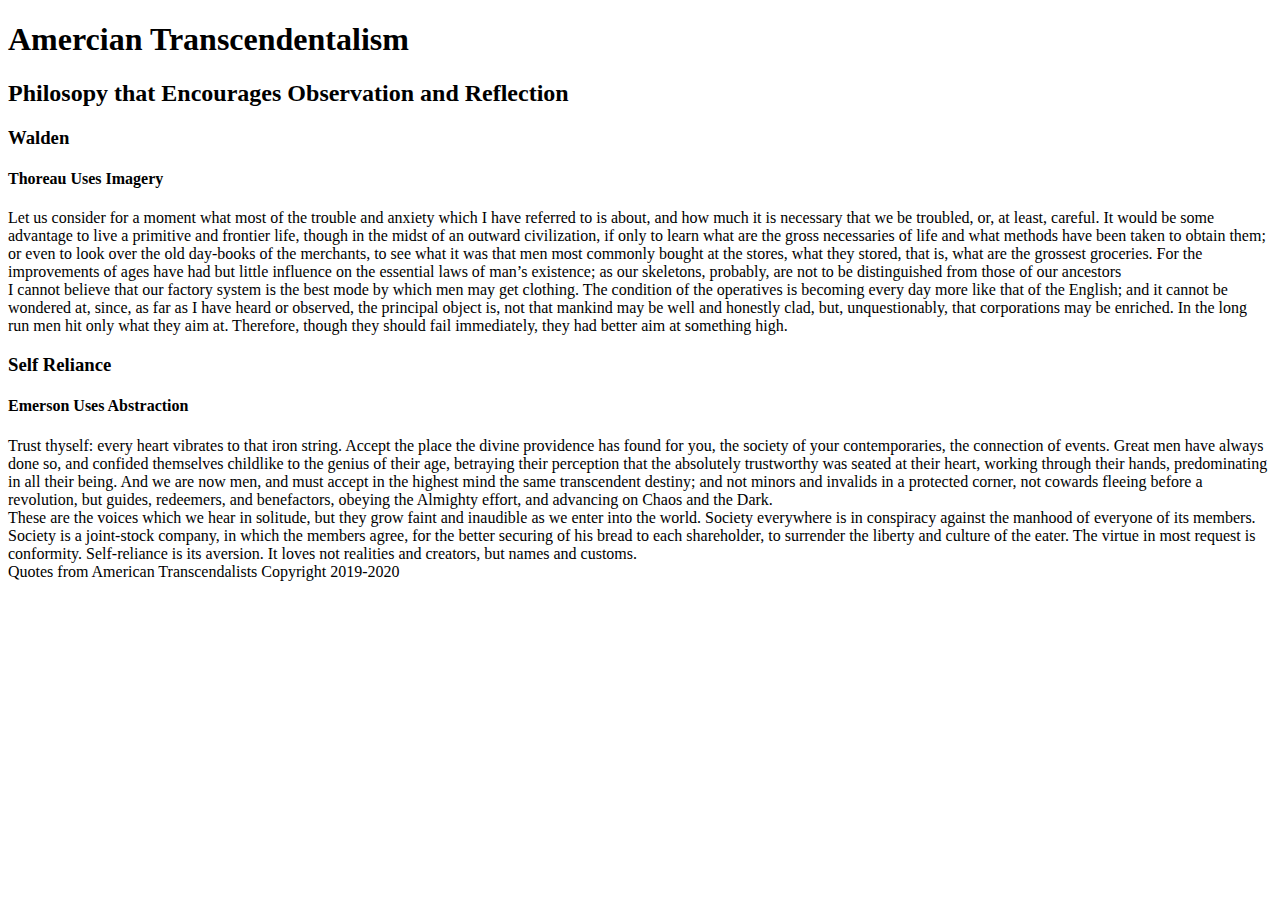
<file: 1-html-structure-semantics/index.html>
<!DOCTYPE html>
<html lang="en">
<head>
    <meta charset="UTF-8">
    <meta name="viewport" content="width=device-width, initial-scale=1.0">
    <meta http-equiv="X-UA-Compatible" content="ie=edge">
    <title>Quotes from American Transcendalists</title>
</head>
<body>
    

<h1> Amercian Transcendentalism</h1>

<h2> Philosopy that Encourages Observation and Reflection</h2>
<p>
<main>

<h3> Walden</h3>

<h4> Thoreau Uses Imagery</h4>

 
Let us consider for a moment what most of the trouble and anxiety which I have referred to is about, and how much it is necessary that we be troubled, or, at least, careful. It would be some advantage to live a primitive and frontier life, though in the midst of an outward civilization, if only to learn what are the gross necessaries of life and what methods have been taken to obtain them; or even to look over the old day-books of the merchants, to see what it was that men most commonly bought at the stores, what they stored, that is, what are the grossest groceries. For the improvements of ages have had but little influence on the essential laws of man’s existence; as our skeletons, probably, are not to be distinguished from those of our ancestors<br>


I cannot believe that our factory system is the best mode by which men may get clothing. The condition of the operatives is becoming every day more like that of the English; and it cannot be wondered at, since, as far as I have heard or observed, the principal object is, not that mankind may be well and honestly clad, but, unquestionably, that corporations may be enriched. In the long run men hit only what they aim at. Therefore, though they should fail immediately, they had better aim at something high.<br>



<h3> Self Reliance</h3>

<h4> Emerson Uses Abstraction</h4>

 Trust thyself: every heart vibrates to that iron string. Accept the place the divine providence has found for you, the society of your contemporaries, the connection of events. Great men have always done so, and confided themselves childlike to the genius of their age, betraying their perception that the absolutely trustworthy was seated at their heart, working through their hands, predominating in all their being. And we are now men, and must accept in the highest mind the same transcendent destiny; and not minors and invalids in a protected corner, not cowards fleeing before a revolution, but guides, redeemers, and benefactors, obeying the Almighty effort, and advancing on Chaos and the Dark.<br>


These are the voices which we hear in solitude, but they grow faint and inaudible as we enter into the world. Society everywhere is in conspiracy against the manhood of everyone of its members. Society is a joint-stock company, in which the members agree, for the better securing of his bread to each shareholder, to surrender the liberty and culture of the eater. The virtue in most request is conformity. Self-reliance is its aversion. It loves not realities and creators, but names and customs.

<footer> Quotes from American Transcendalists Copyright 2019-2020</footer>
</p>
</main> 




</body>
</html>
</file>
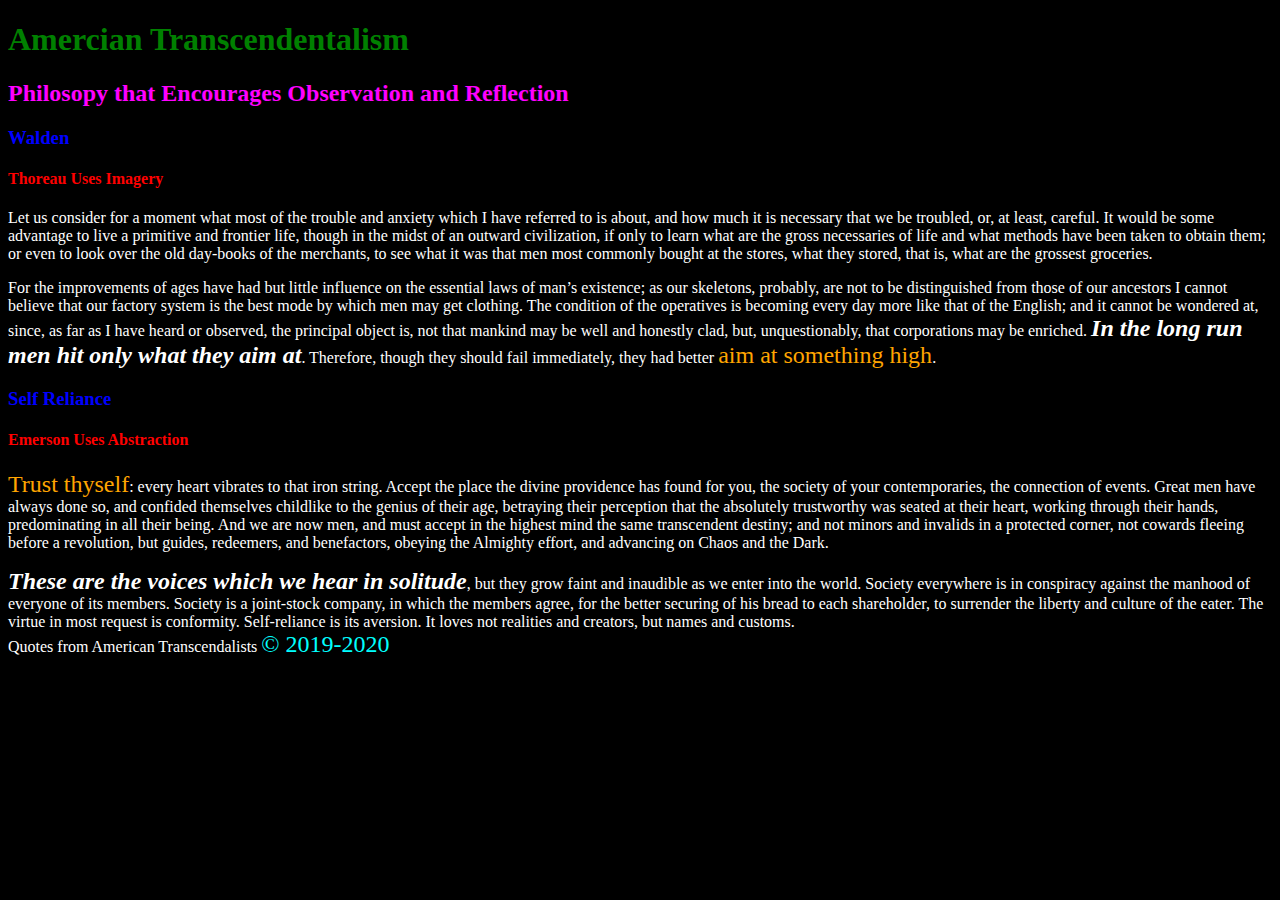
<file: 2-css-inheritance-specificity/index.html>
<!DOCTYPE html>
<html lang="en">
<head>
    <meta charset="UTF-8">
    <meta name="viewport" content="width=device-width, initial-scale=1.0">
    <meta http-equiv="X-UA-Compatible" content="ie=edge">
    <title>Quotes from American Transcendalists</title>
    <link rel="stylesheet" href="css/style.css">

    <style>
    h2,h3{
        color: blue;
    }
    </style>
</head>
<body>
    
    <p>
<h1 style="color: green;"> Amercian Transcendentalism</h1>

<h2 style= "color:fuchsia;"> Philosopy that Encourages Observation and Reflection</h2>

<main>

<h3> Walden</h3>

<h4> Thoreau Uses Imagery</h4>

 
<p>Let us consider for a moment what most of the trouble and anxiety which I have referred to is about, and how much it is necessary that we be troubled, or, at least, careful.
 It would be some advantage to live a primitive and frontier life, though in the midst of an outward civilization, 
 if only to learn what are the gross necessaries of life and what methods have been taken to obtain them; or even to look over the old day-books of the merchants, 
 to see what it was that men most commonly bought at the stores, what they stored, that is, what are the grossest groceries.</p>
 For the improvements of ages have had but little influence on the essential laws of man’s existence; as our skeletons, probably, are not to be distinguished from those of our ancestors


I cannot believe that our factory system is the best mode by which men may get clothing. 
The condition of the operatives is becoming every day more like that of the English; and it cannot be wondered at, since, as far as I have heard or observed, the principal object is,
 not that mankind may be well and honestly clad, but, unquestionably, that corporations may be enriched. <span id= "important" >In the long run men hit only what they aim at</span>. 
 Therefore, though they should fail immediately, they had better <span>aim at something high</span>.<br>



<h3> Self Reliance</h3>

<h4> Emerson Uses Abstraction</h4>

<p>
 <span>Trust thyself</span>: every heart vibrates to that iron string. 
 Accept the place the divine providence has found for you, the society of your contemporaries, the connection of events. Great men have always done so, 
 and confided themselves childlike to the genius of their age, betraying their perception that the absolutely trustworthy was seated at their heart, working through their hands, 
 predominating in all their being. And we are now men, and must accept in the highest mind the same transcendent destiny; and not minors and invalids in a protected corner, 
 not cowards fleeing before a revolution, but guides, redeemers, and benefactors, obeying the Almighty effort, and advancing on Chaos and the Dark.</p>


<span id="important">These are the voices which we hear in solitude</span>, but they grow faint and inaudible as we enter into the world. Society everywhere is in conspiracy against the manhood of everyone of its members. Society is a joint-stock company, in which the members agree, for the better securing of his bread to each shareholder, to surrender the liberty and culture of the eater. The virtue in most request is conformity. Self-reliance is its aversion. It loves not realities and creators, but names and customs.

<footer> Quotes from American Transcendalists <span id="copyright"> &copy; 2019-2020 </span></footer>
</p>
</main> 




</body>
</html>
</file>
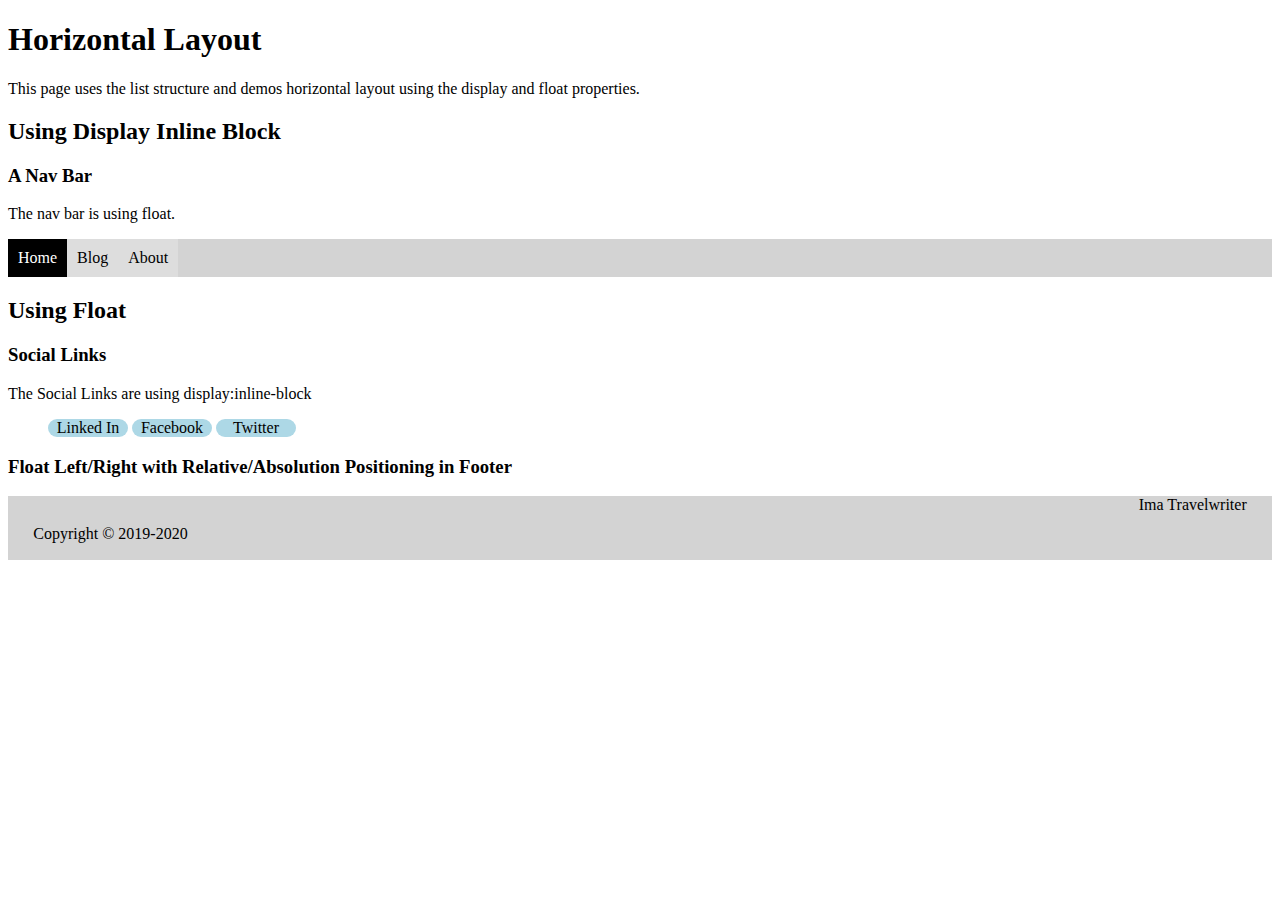
<file: 4-layout-horizontal/index.html>
<!DOCTYPE html>
<html lang="en">

<head>
  <meta charset="UTF-8">
  <meta name="viewport" content="width=device-width, initial-scale=1.0">
  <meta http-equiv="X-UA-Compatible" content="ie=edge">
  <title>Horizontal Layout</title>
  <link rel="stylesheet" href="css/style.css">

</head>

<body>
  <h1>Horizontal Layout</h1>
  <p>This page uses the list structure and demos horizontal layout 
    using the display and float properties.</p>
  <h2>Using Display Inline Block</h2>
  <h3>A Nav Bar</h3>
    <p>The nav bar is using float.</p>
  <nav>
    <ul>
      <!--  the link that represents the content you're viewing 
      as class active. to the "HOME"-->
      <li><a class="active" href="">Home</a></li>
      <li><a href="#blog">Blog</a></li>
      <li><a href="#about">About</a></li>
    </ul>
  </nav>


  <h2>Using Float</h2>
  <h3>Social Links</h3>
<p>The Social Links are using display:inline-block</p>
  <ul class="social-links">
      <li><a href="https://linkedin.com" target="_blank">Linked In</a></li>
      <li><a href="https://facebook.com" target="_blank">Facebook</a></li>
      <li><a href="https://twitter.com" target="_blank">Twitter</a></li>
    </ul>

<h3>Float Left/Right with Relative/Absolution Positioning in Footer</h3>
<footer>
  <!-- class assigning is to just make sure its set for Css to position
  properly to left and right side -->
    <div class="align-left">Copyright &copy; 2019-2020</div>
    <div class="align-right"> Ima Travelwriter</div>
</footer>
</body>

</html>
</file>
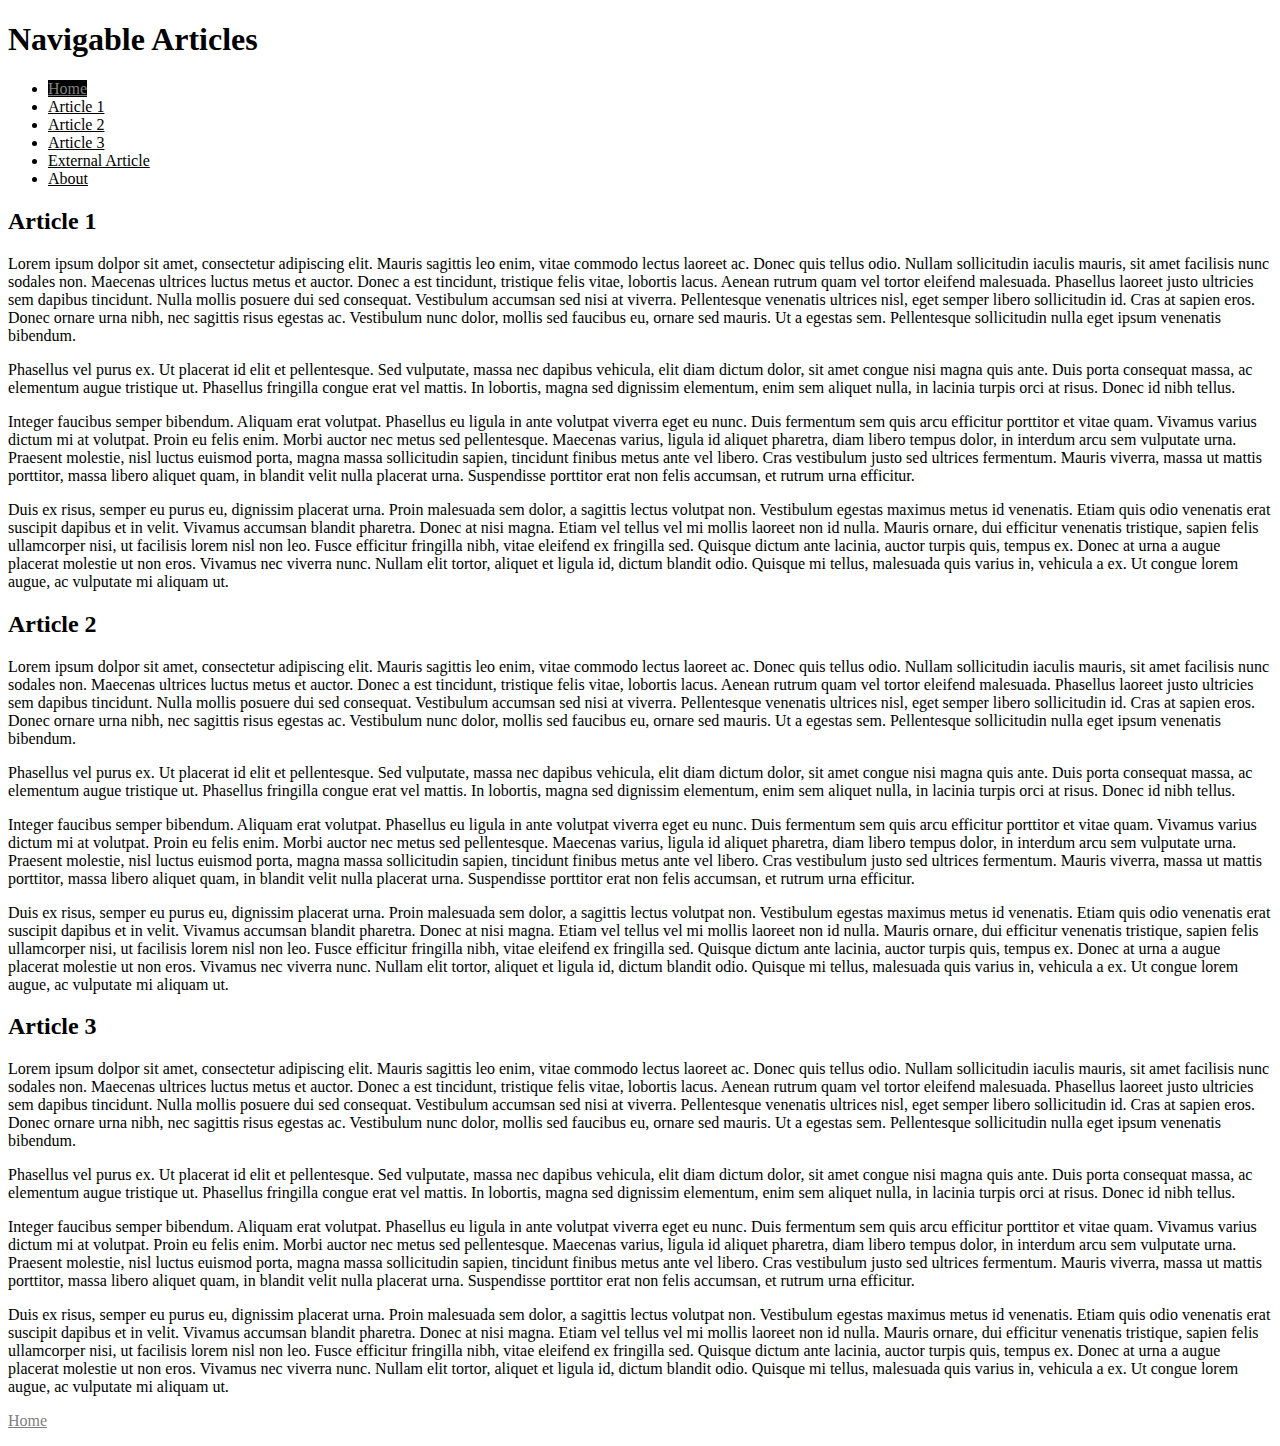
<file: 7-web-linking-navigation/index.html>
<!DOCTYPE html>
<html lang="en">

<head>
  <meta charset="UTF-8">
  <meta name="viewport" content="width=device-width, initial-scale=1.0">
  <meta http-equiv="X-UA-Compatible" content="ie=edge">
  <title>Web Linking and Navigation</title>
  <link rel="stylesheet" href="css/style.css">
</head>

<body>
  <main>
    <h1>Navigable Articles</h1>
    <nav>
      <ul>
        <!-- by leaving href="" blank on home it just resets to op-->
        <li><a class="active" href="">Home</a></li>
        <!--use a # when refering to local ID-->
        <li><a href="#artical1">Article 1</a></li>
        <li><a href="#artical2">Article 2</a></li>
        <li><a href="#artical3">Article 3</a></li>
        <li><a href="https://en.wikipedia.org/wiki/Article" target="_blank">External Article</a></li>
        <li><a href="./about.html">About</a></li>
      </ul>
    </nav>
   
    <article id="artical1">
      <h2>Article 1</h2>
      <p>
        Lorem ipsum dolpor sit amet, consectetur adipiscing elit. Mauris sagittis leo enim, vitae commodo lectus laoreet ac. Donec quis tellus odio. Nullam sollicitudin iaculis mauris, sit amet facilisis nunc sodales non. Maecenas ultrices luctus metus et auctor. Donec a est tincidunt, tristique felis vitae, lobortis lacus. Aenean rutrum quam vel tortor eleifend malesuada. Phasellus laoreet justo ultricies sem dapibus tincidunt. Nulla mollis posuere dui sed consequat. Vestibulum accumsan sed nisi at viverra. Pellentesque venenatis ultrices nisl, eget semper libero sollicitudin id. Cras at sapien eros. Donec ornare urna nibh, nec sagittis risus egestas ac. Vestibulum nunc dolor, mollis sed faucibus eu, ornare sed mauris. Ut a egestas sem. Pellentesque sollicitudin nulla eget ipsum venenatis bibendum.
      </p>

      <p>
        Phasellus vel purus ex. Ut placerat id elit et pellentesque. Sed vulputate, massa nec dapibus vehicula, elit diam dictum dolor, sit amet congue nisi magna quis ante. Duis porta consequat massa, ac elementum augue tristique ut. Phasellus fringilla congue erat vel mattis. In lobortis, magna sed dignissim elementum, enim sem aliquet nulla, in lacinia turpis orci at risus. Donec id nibh tellus.
      </p>
      
      <p>
        Integer faucibus semper bibendum. Aliquam erat volutpat. Phasellus eu ligula in ante volutpat viverra eget eu nunc. Duis fermentum sem quis arcu efficitur porttitor et vitae quam. Vivamus varius dictum mi at volutpat. Proin eu felis enim. Morbi auctor nec metus sed pellentesque. Maecenas varius, ligula id aliquet pharetra, diam libero tempus dolor, in interdum arcu sem vulputate urna. Praesent molestie, nisl luctus euismod porta, magna massa sollicitudin sapien, tincidunt finibus metus ante vel libero. Cras vestibulum justo sed ultrices fermentum. Mauris viverra, massa ut mattis porttitor, massa libero aliquet quam, in blandit velit nulla placerat urna. Suspendisse porttitor erat non felis accumsan, et rutrum urna efficitur.
      </p>
      
      <p>
        Duis ex risus, semper eu purus eu, dignissim placerat urna. Proin malesuada sem dolor, a sagittis lectus volutpat non. Vestibulum egestas maximus metus id venenatis. Etiam quis odio venenatis erat suscipit dapibus et in velit. Vivamus accumsan blandit pharetra. Donec at nisi magna. Etiam vel tellus vel mi mollis laoreet non id nulla. Mauris ornare, dui efficitur venenatis tristique, sapien felis ullamcorper nisi, ut facilisis lorem nisl non leo. Fusce efficitur fringilla nibh, vitae eleifend ex fringilla sed. Quisque dictum ante lacinia, auctor turpis quis, tempus ex. Donec at urna a augue placerat molestie ut non eros. Vivamus nec viverra nunc. Nullam elit tortor, aliquet et ligula id, dictum blandit odio. Quisque mi tellus, malesuada quis varius in, vehicula a ex. Ut congue lorem augue, ac vulputate mi aliquam ut.
      </p>
    </article>
    <article id="artical2">
      <h2>Article 2</h2>
      <p>
          Lorem ipsum dolpor sit amet, consectetur adipiscing elit. Mauris sagittis leo enim, vitae commodo lectus laoreet ac. Donec quis tellus odio. Nullam sollicitudin iaculis mauris, sit amet facilisis nunc sodales non. Maecenas ultrices luctus metus et auctor. Donec a est tincidunt, tristique felis vitae, lobortis lacus. Aenean rutrum quam vel tortor eleifend malesuada. Phasellus laoreet justo ultricies sem dapibus tincidunt. Nulla mollis posuere dui sed consequat. Vestibulum accumsan sed nisi at viverra. Pellentesque venenatis ultrices nisl, eget semper libero sollicitudin id. Cras at sapien eros. Donec ornare urna nibh, nec sagittis risus egestas ac. Vestibulum nunc dolor, mollis sed faucibus eu, ornare sed mauris. Ut a egestas sem. Pellentesque sollicitudin nulla eget ipsum venenatis bibendum.
        </p>
  
        <p>
          Phasellus vel purus ex. Ut placerat id elit et pellentesque. Sed vulputate, massa nec dapibus vehicula, elit diam dictum dolor, sit amet congue nisi magna quis ante. Duis porta consequat massa, ac elementum augue tristique ut. Phasellus fringilla congue erat vel mattis. In lobortis, magna sed dignissim elementum, enim sem aliquet nulla, in lacinia turpis orci at risus. Donec id nibh tellus.
        </p>
        
        <p>
          Integer faucibus semper bibendum. Aliquam erat volutpat. Phasellus eu ligula in ante volutpat viverra eget eu nunc. Duis fermentum sem quis arcu efficitur porttitor et vitae quam. Vivamus varius dictum mi at volutpat. Proin eu felis enim. Morbi auctor nec metus sed pellentesque. Maecenas varius, ligula id aliquet pharetra, diam libero tempus dolor, in interdum arcu sem vulputate urna. Praesent molestie, nisl luctus euismod porta, magna massa sollicitudin sapien, tincidunt finibus metus ante vel libero. Cras vestibulum justo sed ultrices fermentum. Mauris viverra, massa ut mattis porttitor, massa libero aliquet quam, in blandit velit nulla placerat urna. Suspendisse porttitor erat non felis accumsan, et rutrum urna efficitur.
        </p>
        
        <p>
          Duis ex risus, semper eu purus eu, dignissim placerat urna. Proin malesuada sem dolor, a sagittis lectus volutpat non. Vestibulum egestas maximus metus id venenatis. Etiam quis odio venenatis erat suscipit dapibus et in velit. Vivamus accumsan blandit pharetra. Donec at nisi magna. Etiam vel tellus vel mi mollis laoreet non id nulla. Mauris ornare, dui efficitur venenatis tristique, sapien felis ullamcorper nisi, ut facilisis lorem nisl non leo. Fusce efficitur fringilla nibh, vitae eleifend ex fringilla sed. Quisque dictum ante lacinia, auctor turpis quis, tempus ex. Donec at urna a augue placerat molestie ut non eros. Vivamus nec viverra nunc. Nullam elit tortor, aliquet et ligula id, dictum blandit odio. Quisque mi tellus, malesuada quis varius in, vehicula a ex. Ut congue lorem augue, ac vulputate mi aliquam ut.
        </p>
    </article>
    <article id="artical3">
      <h2>Article 3</h2>
      <p>
          Lorem ipsum dolpor sit amet, consectetur adipiscing elit. Mauris sagittis leo enim, vitae commodo lectus laoreet ac. Donec quis tellus odio. Nullam sollicitudin iaculis mauris, sit amet facilisis nunc sodales non. Maecenas ultrices luctus metus et auctor. Donec a est tincidunt, tristique felis vitae, lobortis lacus. Aenean rutrum quam vel tortor eleifend malesuada. Phasellus laoreet justo ultricies sem dapibus tincidunt. Nulla mollis posuere dui sed consequat. Vestibulum accumsan sed nisi at viverra. Pellentesque venenatis ultrices nisl, eget semper libero sollicitudin id. Cras at sapien eros. Donec ornare urna nibh, nec sagittis risus egestas ac. Vestibulum nunc dolor, mollis sed faucibus eu, ornare sed mauris. Ut a egestas sem. Pellentesque sollicitudin nulla eget ipsum venenatis bibendum.
        </p>
  
        <p>
          Phasellus vel purus ex. Ut placerat id elit et pellentesque. Sed vulputate, massa nec dapibus vehicula, elit diam dictum dolor, sit amet congue nisi magna quis ante. Duis porta consequat massa, ac elementum augue tristique ut. Phasellus fringilla congue erat vel mattis. In lobortis, magna sed dignissim elementum, enim sem aliquet nulla, in lacinia turpis orci at risus. Donec id nibh tellus.
        </p>
        
        <p>
          Integer faucibus semper bibendum. Aliquam erat volutpat. Phasellus eu ligula in ante volutpat viverra eget eu nunc. Duis fermentum sem quis arcu efficitur porttitor et vitae quam. Vivamus varius dictum mi at volutpat. Proin eu felis enim. Morbi auctor nec metus sed pellentesque. Maecenas varius, ligula id aliquet pharetra, diam libero tempus dolor, in interdum arcu sem vulputate urna. Praesent molestie, nisl luctus euismod porta, magna massa sollicitudin sapien, tincidunt finibus metus ante vel libero. Cras vestibulum justo sed ultrices fermentum. Mauris viverra, massa ut mattis porttitor, massa libero aliquet quam, in blandit velit nulla placerat urna. Suspendisse porttitor erat non felis accumsan, et rutrum urna efficitur.
        </p>
        
        <p>
          Duis ex risus, semper eu purus eu, dignissim placerat urna. Proin malesuada sem dolor, a sagittis lectus volutpat non. Vestibulum egestas maximus metus id venenatis. Etiam quis odio venenatis erat suscipit dapibus et in velit. Vivamus accumsan blandit pharetra. Donec at nisi magna. Etiam vel tellus vel mi mollis laoreet non id nulla. Mauris ornare, dui efficitur venenatis tristique, sapien felis ullamcorper nisi, ut facilisis lorem nisl non leo. Fusce efficitur fringilla nibh, vitae eleifend ex fringilla sed. Quisque dictum ante lacinia, auctor turpis quis, tempus ex. Donec at urna a augue placerat molestie ut non eros. Vivamus nec viverra nunc. Nullam elit tortor, aliquet et ligula id, dictum blandit odio. Quisque mi tellus, malesuada quis varius in, vehicula a ex. Ut congue lorem augue, ac vulputate mi aliquam ut.
        </p>
    </article>
    
  </main>
  <p><a href="">Home</a></p>
</body>

</html>
</file>
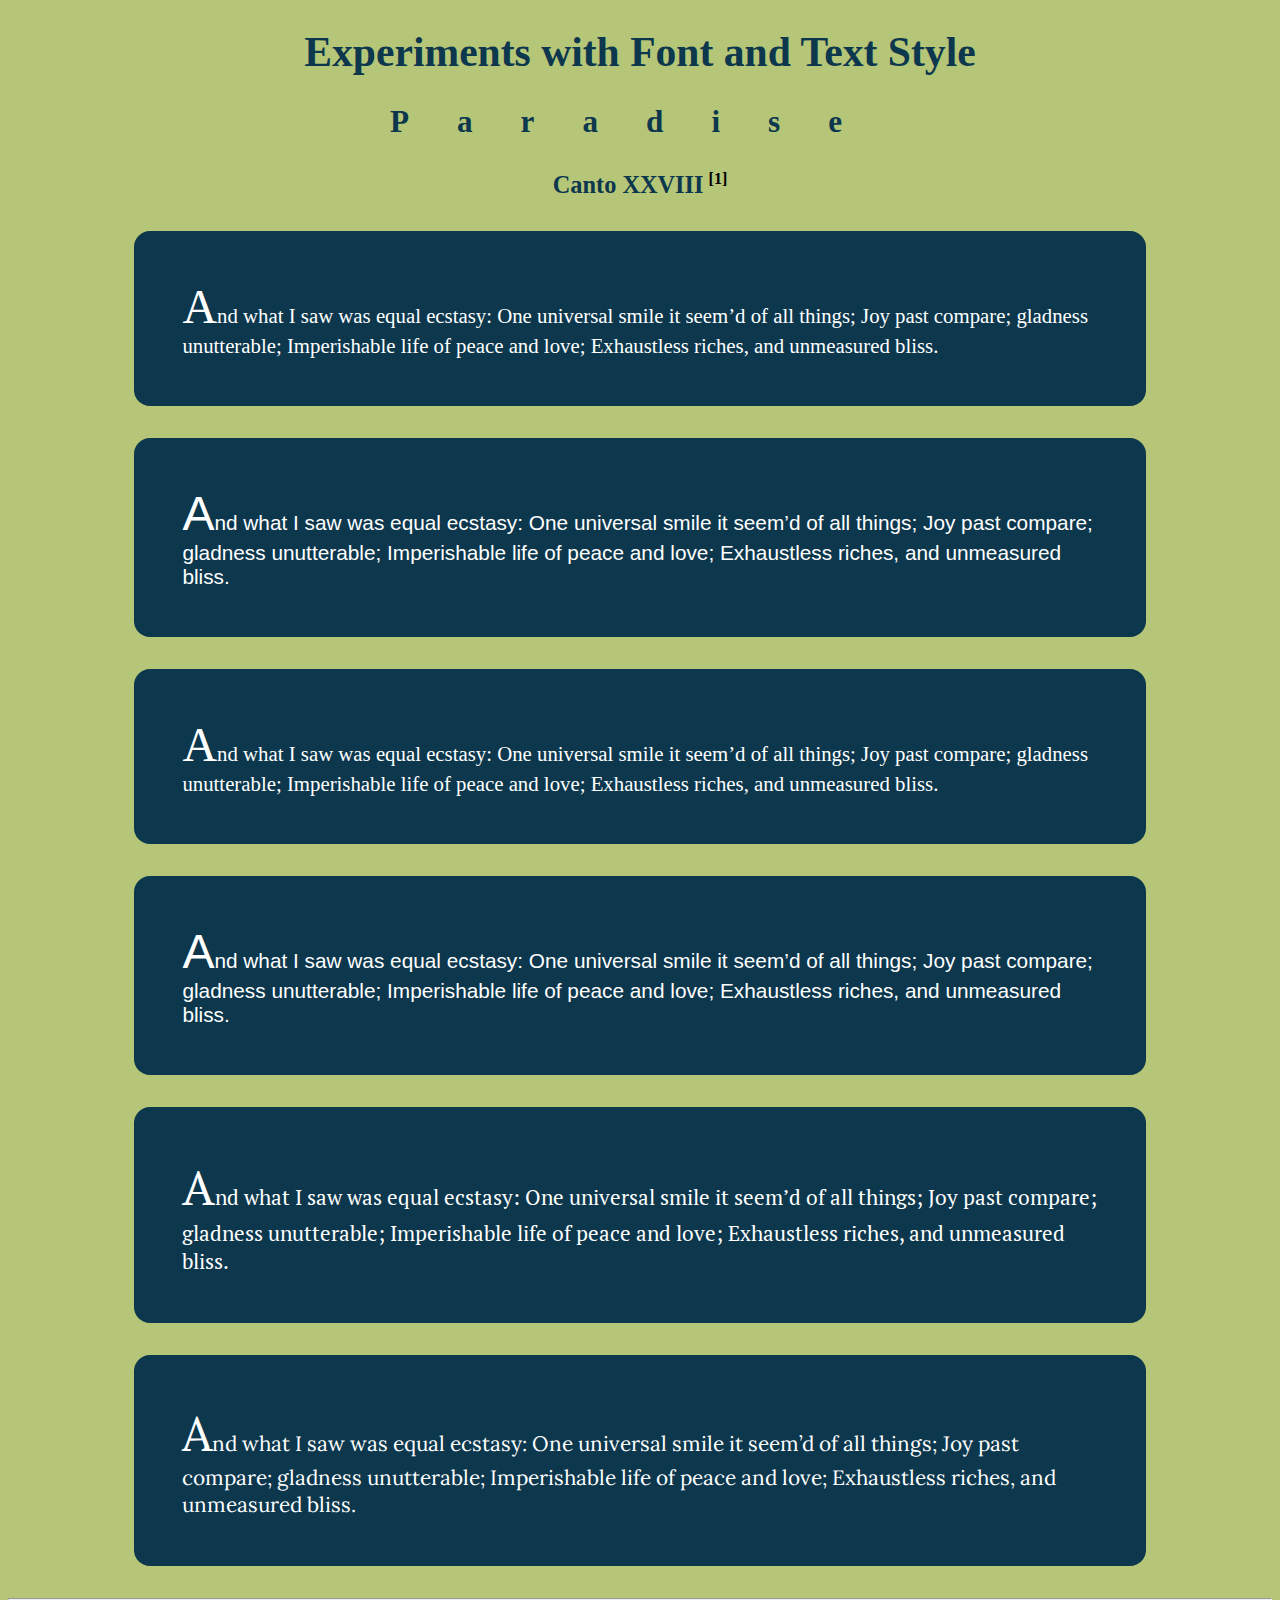
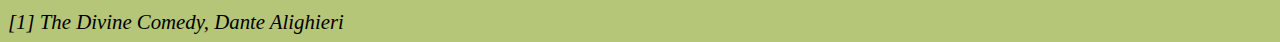
<file: 8-font-text/index.html>
<!DOCTYPE html>
<html lang="en">

<head>
  <meta charset="UTF-8">
  <meta name="viewport" content="width=device-width, initial-scale=1.0">
  <meta http-equiv="X-UA-Compatible" content="ie=edge">
  <title>Fonts and Text</title>

  <link href="https://fonts.googleapis.com/css?family=Lora|PT+Serif&display=swap" rel="stylesheet">
<link rel="stylesheet" href="css/style.css">

</head>

<body>
  <h1>Experiments with Font and Text Style</h1>
  <h2>Paradise</h2>
  <h3>Canto XXVIII<sup> <a href="#s1"> <!--wrapping the
  super script in anchor--> [1]</a> </sup> </h3>
    <article class="times-new-roman">
      <p>And what I saw was equal ecstasy:
        One universal smile it seem’d of all things;
        Joy past compare; gladness unutterable;
        Imperishable life of peace and love;
        Exhaustless riches, and unmeasured bliss.</p>
    </article>

    <article class="arial-helvetica">
      <p>And what I saw was equal ecstasy:
        One universal smile it seem’d of all things;
        Joy past compare; gladness unutterable;
        Imperishable life of peace and love;
        Exhaustless riches, and unmeasured bliss.</p>
    </article> 
    
    <article class="cambria">
      <p>And what I saw was equal ecstasy:
        One universal smile it seem’d of all things;
        Joy past compare; gladness unutterable;
        Imperishable life of peace and love;
        Exhaustless riches, and unmeasured bliss.</p>
    </article> 
    
    <article class="gill-sans">
      <p>And what I saw was equal ecstasy:
        One universal smile it seem’d of all things;
        Joy past compare; gladness unutterable;
        Imperishable life of peace and love;
        Exhaustless riches, and unmeasured bliss.</p>
    </article> 
    
    <article class="PT-Serif">
      <p>And what I saw was equal ecstasy:
        One universal smile it seem’d of all things;
        Joy past compare; gladness unutterable;
        Imperishable life of peace and love;
        Exhaustless riches, and unmeasured bliss.</p>
    </article> 
    
    <article class="Lora">
      <p>And what I saw was equal ecstasy:
        One universal smile it seem’d of all things;
        Joy past compare; gladness unutterable;
        Imperishable life of peace and love;
        Exhaustless riches, and unmeasured bliss.</p>
    </article> 
  <hr>
  <footer>
    <cite id="s1"><a href="http://www.gutenberg.org/files/8799/8799-h/8799-h.htm#link28" target="_blank">[1] The Divine Comedy, Dante Alighieri</a></cite>
  </footer>
</body>

</html>
</file>
<file: 2-css-inheritance-specificity/css/style.css>
body{
    background-color: black;
   color:white;

}

h1,h2,h3,h4,h5,h6 {
    color: red;
}    

span{
    color: orange;
    font-size: 1.5rem;
    
}
#copyright {
    color: aqua;
}
#important {
    font-style: italic;
    font-weight: bold;
    color: white;
}
</file>
<file: 4-layout-horizontal/css/style.css>
/* "nav" space "ul" is so it read the ul as a sub */
nav ul {
    background-color: lightgray;
    /* "list-style" removes bullet points into desired choice*/
    list-style-type: none;
    margin: 0;
    padding: 0;
    /*use overflow hidden to clear float*/
    overflow: hidden;
    }

    nav li {
        /* "float" tag created horizontal listing of items*/
        float: left;
      }

nav li a {
  display: block;
  padding: 10px;
  /* allows factor when you click on link it changes color
  but it setting that to just black */
  color: black;
  background-color: #dddddd;
  text-decoration: none;
}

/* allows for color change when hoving over area*/
nav a:hover {
    background-color: aqua;
  }


  nav li .active {
    background-color: black;
    color: white;
  }

/* social link*/

/* because its .social-links you would expect a class indicator
so i have to create class= "social-link" in the ul area*/

  ul.social-links {
    list-style-type: none;
    }

    .social-links li {
        display: inline-block;
        width: 5rem;
        background-color: lightblue;
        border-radius:10px;
        text-align: center;
      }
      .social-links li:hover {
        background-color: gray;
      }

      /* social links selectin the (a) anchor */
      .social-links a {
        color: black;
        text-decoration: none;
      }

      /* hovering the anchor tag color change*/
      .social-links a:hover {
        color: white;
      }


/* footer positinging */


      /* absolute positioning, must be out of container*/
      footer {
        height: 4rem;
        position: relative;
        background-color: lightgray;
      }

      
      .align-left {
        position: absolute;
        left: 2%;
        top: 45%;
        }
        
        .align-right {
        position: absolute;
        right: 2%;
        top:
</file>
<file: 7-web-linking-navigation/css/style.css>
a.active {
    color: white;
    background-color: black;
  }
  a {
    color: black
  }
  a:visited {
    color: gray;
  }
  a:active {
    background-color: yellow;
  }
  a:hover {
    color:red;
  }
</file>
<file: 8-font-text/css/style.css>
.times-new-roman {
    font-family: 'Times New Roman', Times, serif;
}

.arial-helvetica{
    font-family: Arial, Helvetica, sans-serif;
}

.cambria{
    font-family: Cambria, Cochin, Georgia, Times, 'Times New Roman', serif;

}

.gill-sans{
    font-family: 'Gill Sans', 'Gill Sans MT', Calibri, 'Trebuchet MS', sans-serif;

}

.PT-Serif{
    font-family: 'PT Serif', serif;
}

.Lora{
    font-family: 'Lora', serif;
}

body{
    background-color: #b5c678;
    font-size: 1.3rem;
}
article{
    background: #0c374d;
    margin: 2rem 10%;
    padding: 2rem;
    border-radius: 1rem;


}

h1,h2,h3{
    color: #0c374d;
    text-align: center;
}

h2{
    letter-spacing: 3rem;
}

/* direciton 9 */
sup a{
text-decoration: none;
color: black;
font-size: 1rem;

}

sup a:hover{
    color: red;

}

article p{
    margin: 1rem;
    color: white;
}

/* targets ALL first letter of each paragraph
with selecting everything in [Artical] first
then its sub-catagory of [p] and using ":first-letter" */

article p:first-letter{
    font-size: 3rem;

}

footer a{
    color:black;
    text-decoration: none;
}
footer a:hover{
    color:grey;

}
</file>
